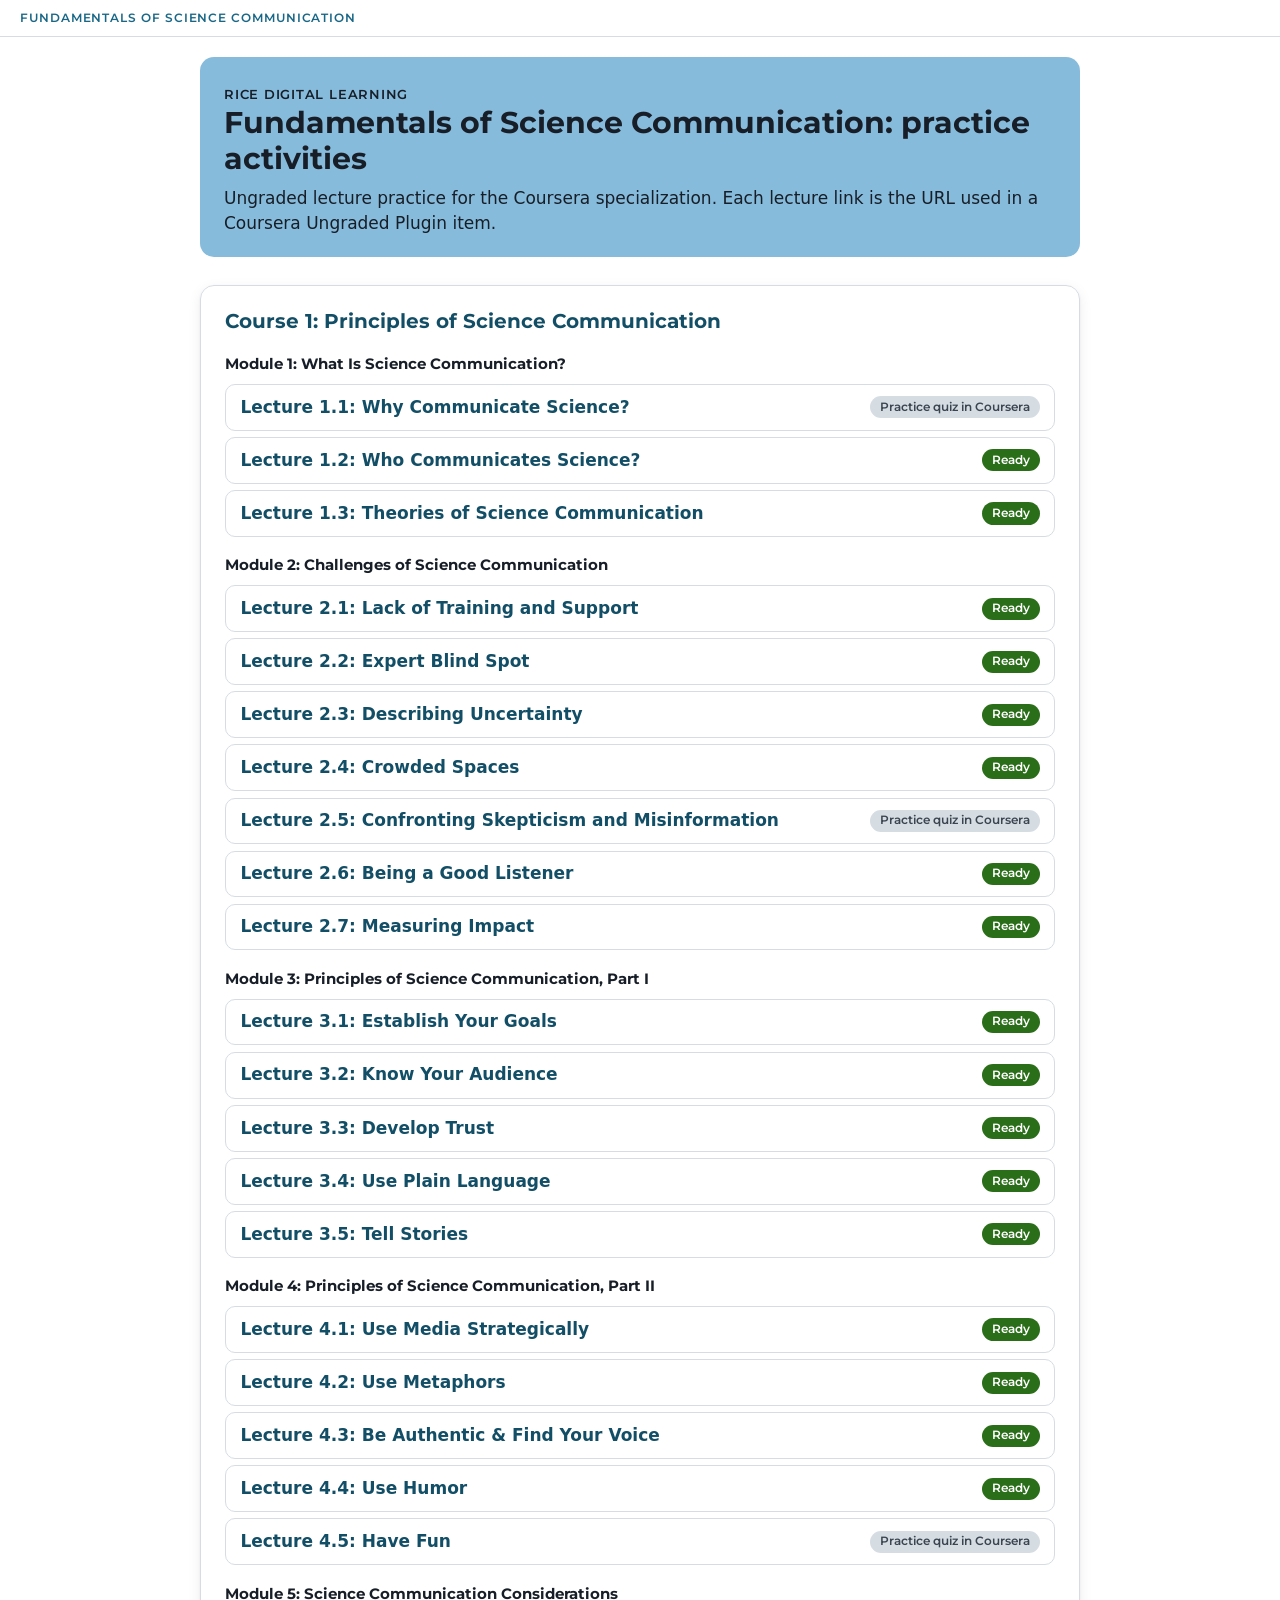
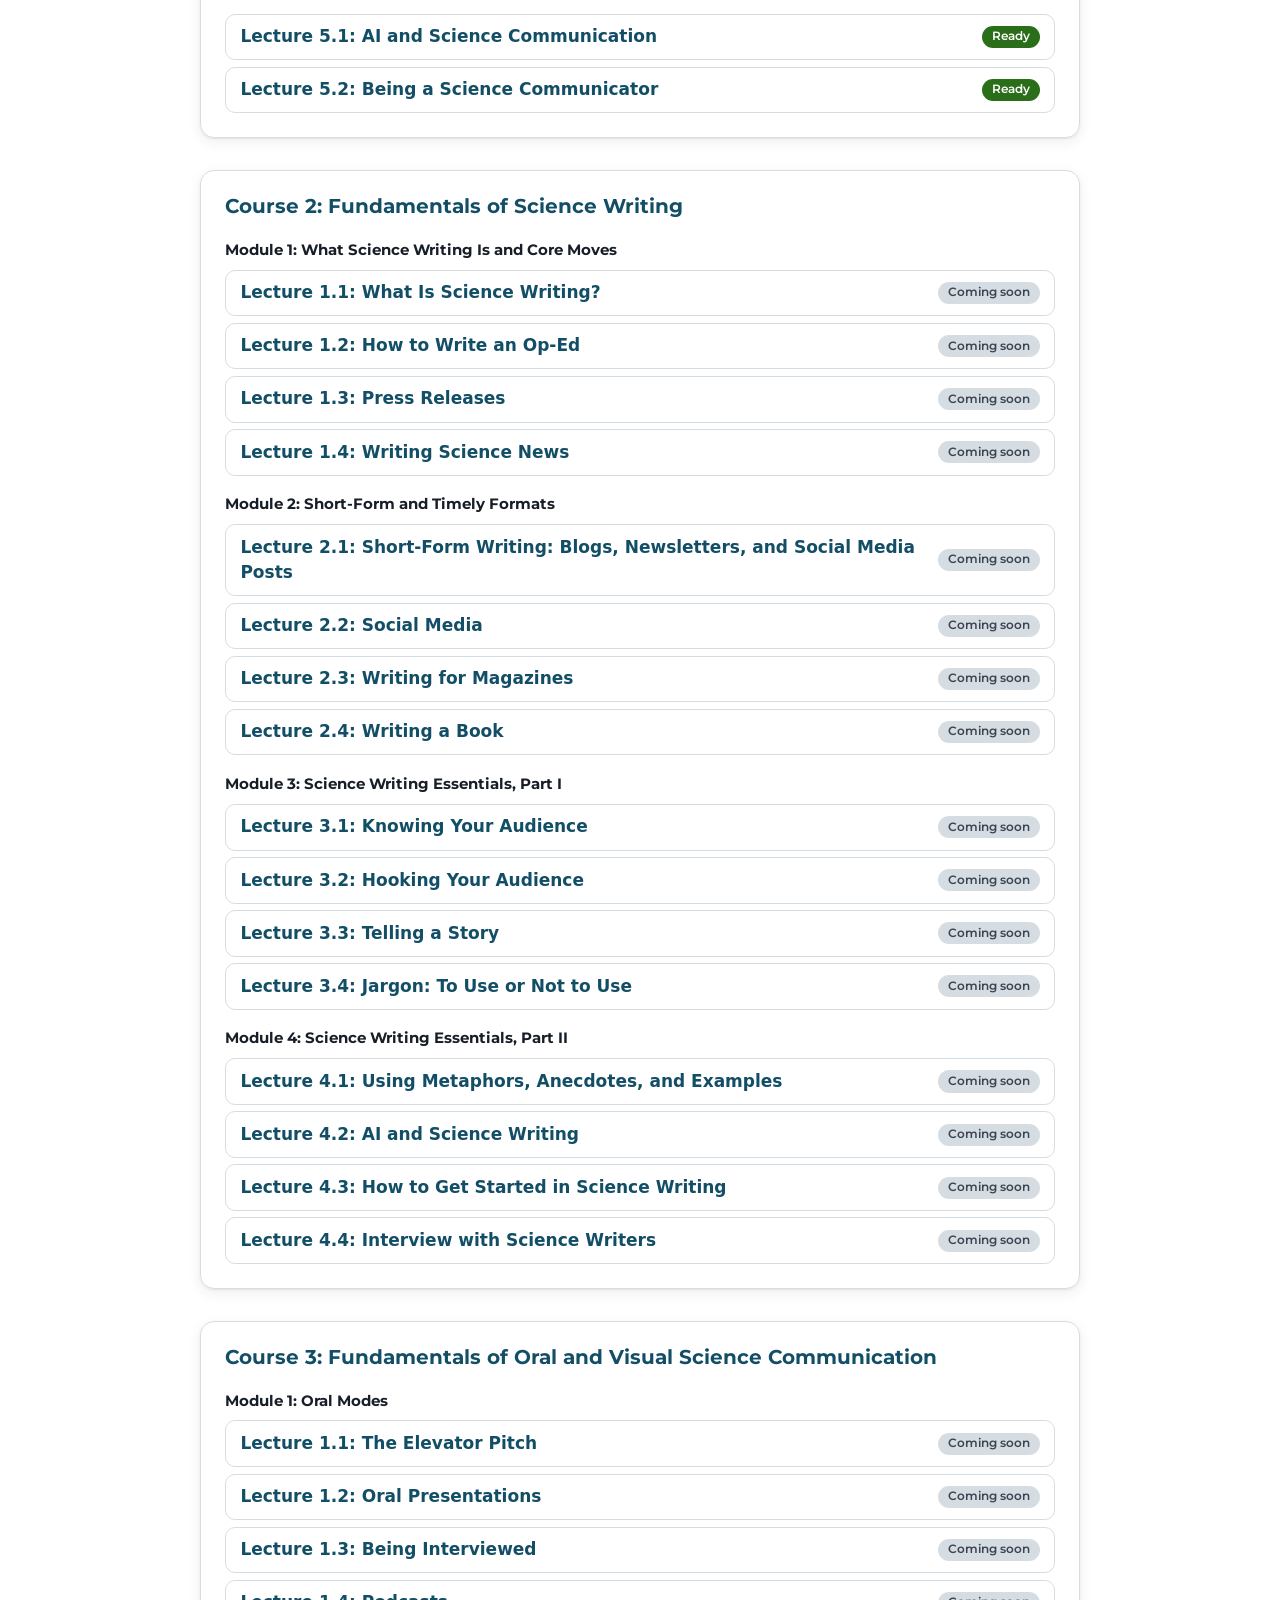
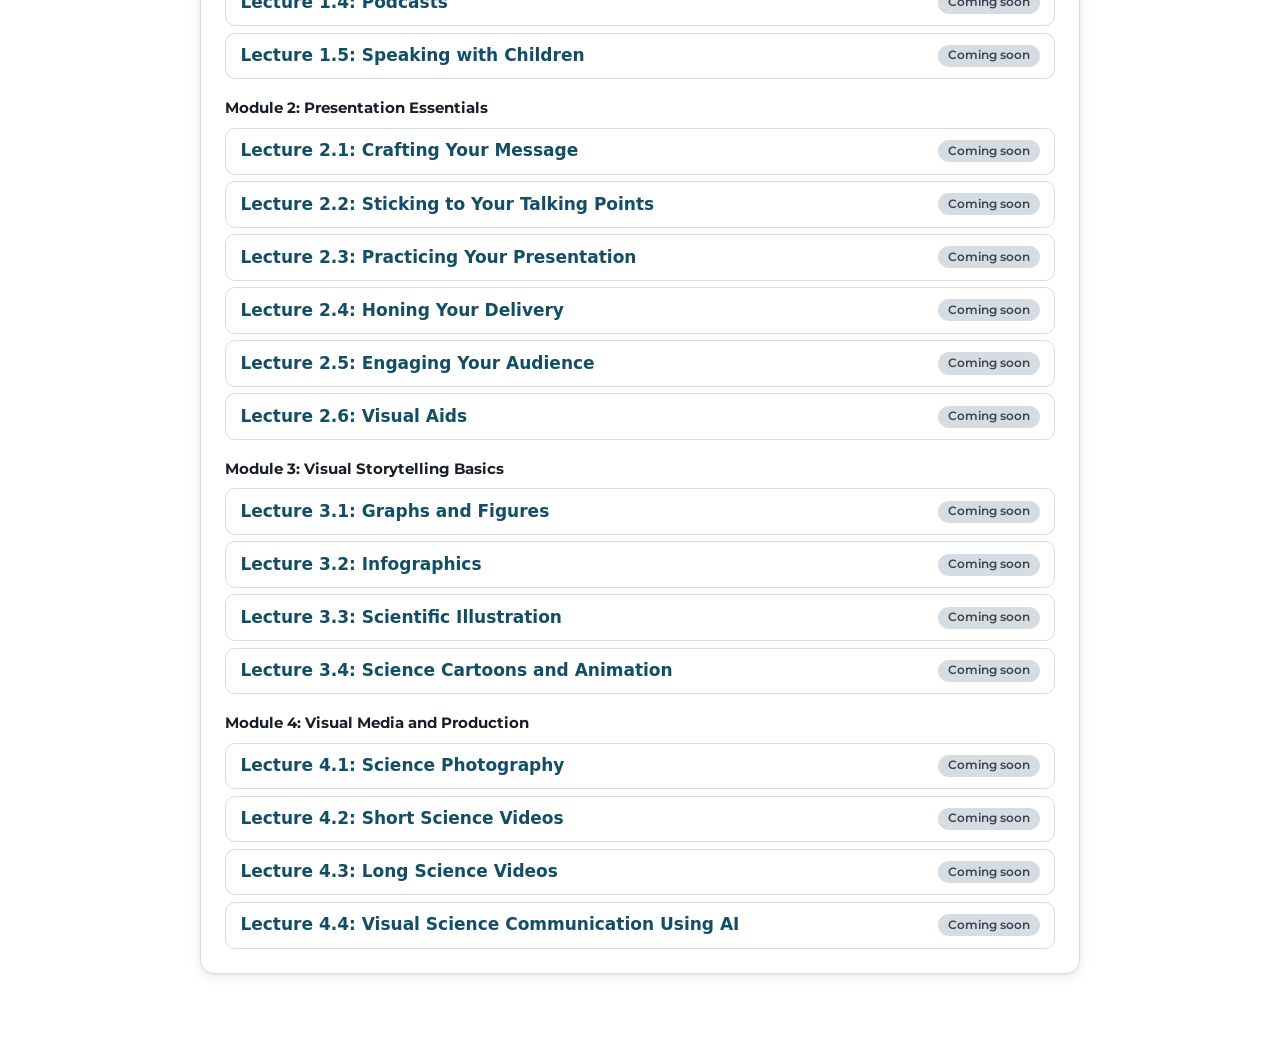
<file: index.html>
<!DOCTYPE html>
<html lang="en">
<head>
  <meta charset="utf-8">
  <meta name="viewport" content="width=device-width, initial-scale=1">
  <title>Fundamentals of Science Communication | Practice activities</title>
  <link rel="preconnect" href="https://fonts.googleapis.com">
  <link rel="preconnect" href="https://fonts.gstatic.com" crossorigin>
  <link rel="stylesheet" href="https://fonts.googleapis.com/css2?family=Montserrat:wght@600;700&display=swap">
  <link rel="stylesheet" href="assets/css/scicomm.css">
</head>
<body>
  <div id="app" data-index></div>
  <noscript>This page needs JavaScript turned on.</noscript>
  <script src="assets/js/catalog.js"></script>
  <script src="assets/js/scicomm.js"></script>
</body>
</html>
</file>
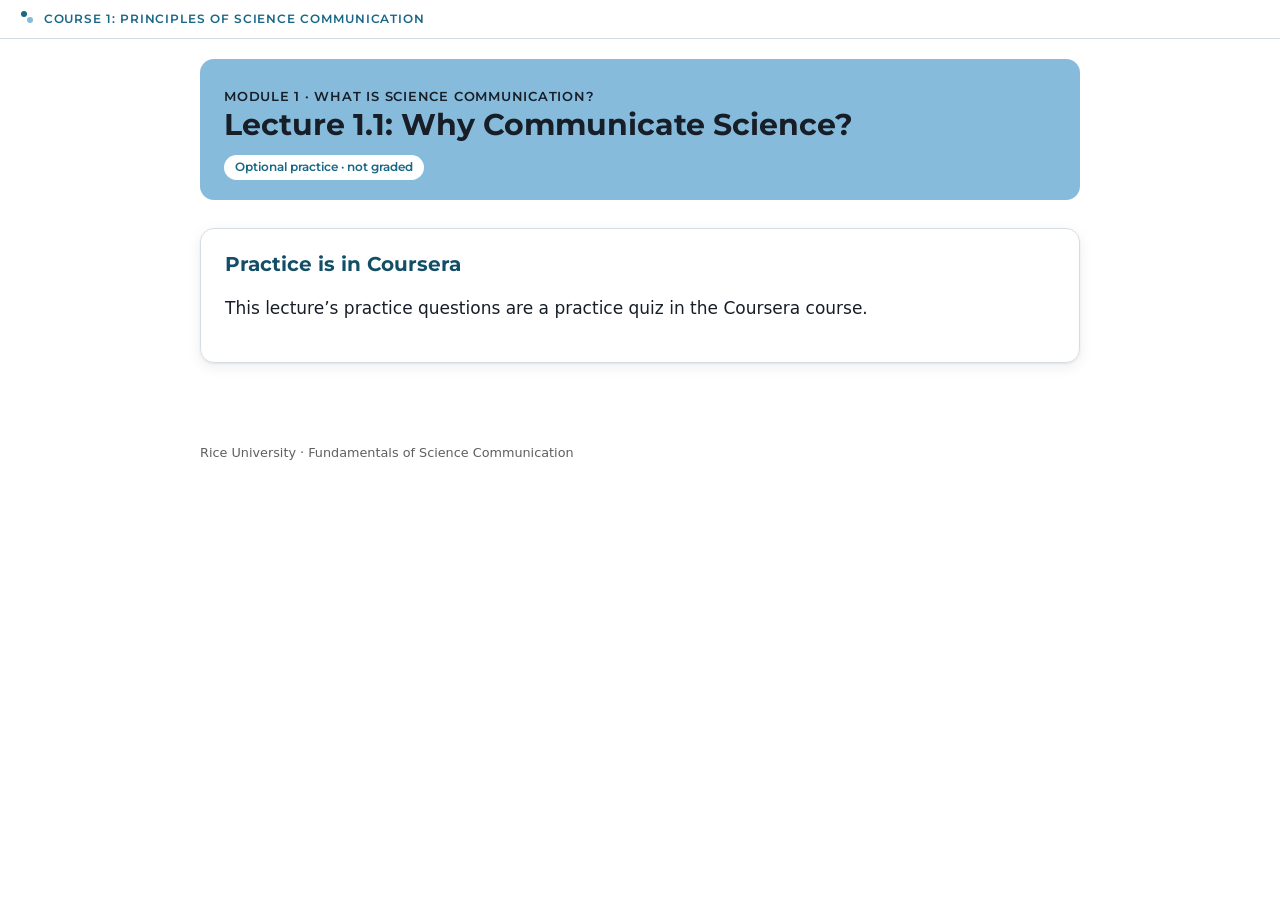
<file: c1/m1/l1-1/index.html>
<!DOCTYPE html>
<html lang="en">
<head>
  <meta charset="utf-8">
  <meta name="viewport" content="width=device-width, initial-scale=1">
  <title>Practice</title>
  <link rel="preconnect" href="https://fonts.googleapis.com">
  <link rel="preconnect" href="https://fonts.gstatic.com" crossorigin>
  <link rel="stylesheet" href="https://fonts.googleapis.com/css2?family=Montserrat:wght@600;700&display=swap">
  <link rel="stylesheet" href="../../../assets/css/scicomm.css">
</head>
<body>
  <div id="app"></div>
  <noscript>This practice activity needs JavaScript turned on.</noscript>
  <script src="../../../assets/js/catalog.js"></script>
  <script src="data.js"></script>
  <script src="../../../assets/js/scicomm.js"></script>
</body>
</html>
</file>
<file: assets/css/scicomm.css>
/* ==========================================================================
   SciComm Interactives — shared stylesheet
   Fundamentals of Science Communication (Rice Digital Learning)
   Palette pulled from the SciComm_C1 lecture decks.
   ========================================================================== */

:root {
  --teal: #196787;
  --teal-dark: #124e66;
  --teal-tint: #e3f0f6;
  --sky: #86bbdb;
  --sky-tint: #eef6fb;
  --ink: #171e27;
  --ink-soft: #3c4450;
  --grey: #5e5f61;
  --line: #d5dde3;
  --orange: #9e3f0c;        /* darkened from #E97132: 6.0:1 on peach */
  --orange-fill: #e97132;
  --peach: #ffecdf;
  --green: #2a6e19;         /* darkened from #4EA72E: 5.9:1 on white, 5.1:1 on green tint */
  --green-fill: #4ea72e;
  --green-tint: #e8f4e2;
  --gold: #ffc000;
  --gold-tint: #fff6d6;
  --white: #ffffff;
  --radius: 14px;
  --radius-pill: 999px;
  --shadow: 0 1px 2px rgba(23, 30, 39, .08), 0 4px 14px rgba(23, 30, 39, .07);
  --font-head: "Montserrat", "Aptos", "Segoe UI", system-ui, sans-serif;
  --font-body: "Aptos", "Segoe UI", system-ui, -apple-system, "Helvetica Neue", Arial, sans-serif;
}

* { box-sizing: border-box; }

html { -webkit-text-size-adjust: 100%; }

body {
  margin: 0;
  font-family: var(--font-body);
  font-size: 17px;
  line-height: 1.5;
  color: var(--ink);
  background: var(--white);
}

.sr-only {
  position: absolute; width: 1px; height: 1px; padding: 0; margin: -1px;
  overflow: hidden; clip: rect(0 0 0 0); white-space: nowrap; border: 0;
}

/* ---------- Page frame ---------- */

.sc-header {
  display: flex; align-items: center; gap: .6rem;
  padding: .6rem 1.25rem;
  border-bottom: 1px solid var(--line);
  font-family: var(--font-head);
  font-size: .72rem; font-weight: 600; letter-spacing: .08em;
  text-transform: uppercase; color: var(--teal);
}
.sc-header svg { flex: none; }

.sc-main { max-width: 920px; margin: 0 auto; padding: 1.25rem 1.25rem 3rem; }

.sc-hero {
  background: var(--sky);
  border-radius: var(--radius);
  padding: 1.25rem 1.5rem;
  margin-bottom: 1.75rem;
}
.sc-eyebrow {
  margin: 0 0 .25rem;
  font-family: var(--font-head); font-size: .8rem; font-weight: 600;
  letter-spacing: .06em; text-transform: uppercase; color: var(--ink);
}
.sc-hero h1 {
  margin: 0;
  font-family: var(--font-head); font-weight: 700;
  font-size: clamp(1.4rem, 3.2vw, 1.9rem); line-height: 1.2;
}
.sc-hero p { margin: .5rem 0 0; color: var(--ink); }

.sc-tag {
  display: inline-block; margin-top: .75rem;
  padding: .2rem .7rem; border-radius: var(--radius-pill);
  background: var(--white); color: var(--teal);
  font-family: var(--font-head); font-size: .75rem; font-weight: 600;
}

/* ---------- Activity block ---------- */

.sc-activity {
  border: 1px solid var(--line);
  border-radius: var(--radius);
  padding: 1.25rem 1.5rem 1.5rem;
  margin-bottom: 2rem;
  box-shadow: var(--shadow);
}
.sc-activity > h2 {
  margin: 0 0 .25rem;
  font-family: var(--font-head); font-size: 1.25rem; font-weight: 700; color: var(--teal-dark);
}
.sc-meta { margin: 0 0 .75rem; font-size: .85rem; color: var(--grey); }
.sc-instructions { margin: 0 0 1rem; }

.sc-toolbar { display: flex; flex-wrap: wrap; gap: .5rem; margin-top: 1rem; }

/* ---------- Buttons ---------- */

.sc-btn {
  font: inherit; font-size: .9rem; font-weight: 600;
  font-family: var(--font-head);
  padding: .5rem 1.1rem; border-radius: var(--radius-pill);
  border: 2px solid var(--teal); background: var(--white); color: var(--teal);
  cursor: pointer;
}
.sc-btn:hover { background: var(--teal-tint); }
.sc-btn--primary { background: var(--teal); color: var(--white); }
.sc-btn--primary:hover { background: var(--teal-dark); border-color: var(--teal-dark); }

:focus-visible {
  outline: 3px solid var(--gold);
  outline-offset: 2px;
}

/* ---------- Sort component ---------- */

.sc-pool-label {
  margin: 0 0 .5rem;
  font-family: var(--font-head); font-size: .8rem; font-weight: 600;
  letter-spacing: .05em; text-transform: uppercase; color: var(--grey);
}

.sc-pool {
  display: grid; gap: .6rem;
  grid-template-columns: repeat(auto-fill, minmax(240px, 1fr));
  min-height: 3rem;
  padding: .75rem; margin-bottom: 1rem;
  background: var(--sky-tint); border-radius: var(--radius);
}
.sc-pool:empty::after {
  content: "All cards sorted.";
  color: var(--grey); font-size: .9rem; align-self: center;
}

.sc-card {
  display: block; width: 100%;
  text-align: left; font: inherit; font-size: .95rem; line-height: 1.4;
  padding: .7rem .85rem;
  background: var(--white); color: var(--ink);
  border: 2px solid var(--line); border-radius: 10px;
  box-shadow: 0 1px 2px rgba(23,30,39,.06);
  cursor: grab;
  touch-action: manipulation;   /* touch = tap-to-select; drag is mouse/pen only */
  user-select: none; -webkit-user-select: none;
}
.sc-card:hover { border-color: var(--sky); }
.sc-card[aria-pressed="true"] {
  border-color: var(--teal);
  background: var(--teal-tint);
  box-shadow: 0 0 0 2px var(--teal);
}
.sc-card.is-wrong { animation: sc-shake .35s; border-color: var(--orange); }
.sc-card.is-dragging { opacity: .35; }

.sc-ghost {
  position: fixed; z-index: 1000; pointer-events: none;
  max-width: 280px; transform: rotate(-2deg);
  box-shadow: 0 10px 28px rgba(23,30,39,.25);
  cursor: grabbing;
}

.sc-bins {
  display: grid; gap: .75rem;
  grid-template-columns: repeat(auto-fit, minmax(230px, 1fr));
}

.sc-bin {
  display: flex; flex-direction: column;
  border: 2px dashed var(--sky); border-radius: var(--radius);
  background: var(--white);
  min-height: 9rem;
  overflow: hidden;
}
.sc-bin.is-target { border-color: var(--teal); background: var(--teal-tint); }
.sc-bin.is-hover { border-style: solid; border-color: var(--teal); background: var(--teal-tint); }

.sc-bin-head {
  display: flex; align-items: center; gap: .55rem;
  width: 100%; margin: 0; padding: .65rem .8rem;
  font: inherit; font-family: var(--font-head); font-size: .9rem; font-weight: 700;
  text-align: left; line-height: 1.3;
  background: var(--teal); color: var(--white);
  border: 0; cursor: pointer;
}
.sc-bin-head:disabled { cursor: default; }
.sc-bin-num {
  flex: none; display: inline-grid; place-items: center;
  width: 1.6rem; height: 1.6rem; border-radius: 50%;
  background: var(--white); color: var(--teal); font-size: .85rem;
}
.sc-bin-hint {
  margin: 0; padding: .35rem .8rem 0;
  font-size: .78rem; color: var(--grey);
}
.sc-bin-list { list-style: none; margin: 0; padding: .6rem; display: grid; gap: .5rem; }

.sc-placed {
  padding: .6rem .7rem;
  border-radius: 10px;
  background: var(--green-tint);
  border-left: 4px solid var(--green-fill);
  font-size: .9rem;
}
.sc-placed-text { margin: 0; font-weight: 600; }
.sc-placed-fb { margin: .3rem 0 0; color: var(--ink-soft); font-size: .85rem; }
.sc-placed-fb::before {
  content: "✓ Correct. ";
  font-weight: 700; color: var(--green);
}

/* ---------- Label (binary choice per item) component ---------- */

.sc-items { list-style: none; margin: 0; padding: 0; display: grid; gap: .9rem; }

.sc-item {
  border: 1px solid var(--line); border-radius: var(--radius);
  padding: .9rem 1rem;
  background: var(--white);
}
.sc-item-text { margin: 0 0 .7rem; }

.sc-choices { display: flex; flex-wrap: wrap; gap: .5rem; border: 0; margin: 0; padding: 0; }
.sc-choices legend { padding: 0; }

.sc-choice {
  font: inherit; font-size: .9rem; font-weight: 600; font-family: var(--font-head);
  padding: .45rem 1rem; border-radius: var(--radius-pill);
  border: 2px solid var(--teal); background: var(--white); color: var(--teal);
  cursor: pointer;
}
.sc-choice:hover:not(:disabled) { background: var(--teal-tint); }
.sc-choice[aria-pressed="true"].is-correct::before { content: "✓ "; }
.sc-choice[aria-pressed="true"].is-wrong::before { content: "✗ "; }
.sc-choice[aria-pressed="true"].is-correct {
  background: var(--green); border-color: var(--green); color: var(--white);
}
.sc-choice[aria-pressed="true"].is-wrong {
  background: var(--peach); border-color: var(--orange); color: var(--orange);
}
.sc-choice:disabled:not([aria-pressed="true"]) { opacity: .6; cursor: default; }

/* ---------- Feedback ---------- */

.sc-feedback {
  margin-top: .75rem; padding: .65rem .85rem;
  border-radius: 10px; font-size: .92rem;
}
.sc-feedback:empty { display: none; }
.sc-pool + .sc-feedback { margin: 0 0 1rem; }
.sc-feedback--correct { background: var(--green-tint); border-left: 4px solid var(--green-fill); }
.sc-feedback--retry   { background: var(--peach);      border-left: 4px solid var(--orange-fill); }
.sc-feedback strong { font-family: var(--font-head); }
.sc-feedback--correct strong { color: var(--green); }
.sc-feedback--retry strong   { color: var(--orange); }

.sc-complete {
  margin-top: 1.25rem; padding: 1rem 1.15rem;
  border-radius: var(--radius);
  background: var(--gold-tint); border: 2px solid var(--gold);
}
.sc-complete[hidden] { display: none; }
.sc-complete h3 {
  margin: 0 0 .35rem;
  font-family: var(--font-head); font-size: 1rem; color: var(--ink);
}
.sc-complete p { margin: 0 0 .4rem; }

/* ---------- Hero row + view switch ---------- */

.sc-hero-row { display: flex; flex-wrap: wrap; align-items: center; gap: .5rem 1rem; margin-top: .75rem; }
.sc-hero-row .sc-tag { margin-top: 0; }
.sc-viewlink { color: var(--ink); font-weight: 600; font-size: .9rem; text-underline-offset: 3px; }

/* ---------- Text version ---------- */

.sc-text-label {
  margin: 1rem 0 .4rem;
  font-family: var(--font-head); font-size: .8rem; font-weight: 600;
  letter-spacing: .05em; text-transform: uppercase; color: var(--grey);
}
.sc-text-list { margin: 0; padding-left: 1.4rem; }
.sc-text-items { margin: 0; padding-left: 1.4rem; display: grid; gap: .8rem; }
.sc-text-items > li > p { margin: 0 0 .35rem; }
.sc-answer {
  border-left: 4px solid var(--sky); background: var(--sky-tint);
  border-radius: 0 10px 10px 0; padding: .4rem .8rem;
}
.sc-answer summary { cursor: pointer; font-weight: 600; color: var(--teal-dark); }
.sc-answer p { margin: .4rem 0 0; font-size: .95rem; }

/* ---------- Landing page ---------- */

.sc-index-module {
  margin: 1.1rem 0 .5rem;
  font-family: var(--font-head); font-size: .95rem; color: var(--ink);
}
.sc-index { list-style: none; padding: 0; margin: 0; display: grid; gap: .4rem; }
.sc-index a {
  display: flex; justify-content: space-between; align-items: center; gap: 1rem;
  padding: .6rem .9rem; border: 1px solid var(--line); border-radius: 10px;
  color: var(--teal-dark); font-weight: 600; text-decoration: none; background: var(--white);
}
.sc-index a:hover { border-color: var(--teal); background: var(--teal-tint); }
.sc-status {
  flex: none; font-size: .72rem; font-family: var(--font-head);
  padding: .15rem .6rem; border-radius: var(--radius-pill);
}
.sc-status.is-ready { background: var(--green); color: var(--white); }
.sc-status.is-todo  { background: var(--line); color: var(--ink-soft); }

@media print {
  .sc-header, .sc-viewlink, .sc-toolbar { display: none; }
  .sc-activity { box-shadow: none; break-inside: avoid; }
  .sc-answer { break-inside: avoid; }
}


/* ---------- Steps (v2) ---------- */

.sc-step + .sc-step { margin-top: 1.5rem; padding-top: 1.25rem; border-top: 1px solid var(--line); }
.sc-step-heading {
  margin: 0 0 .4rem;
  font-family: var(--font-head); font-size: 1.02rem; font-weight: 700; color: var(--ink);
}
.sc-prompt { margin: 0 0 .75rem; font-weight: 600; }
.sc-context {
  margin: 0 0 1rem; padding: .75rem 1rem;
  background: var(--sky-tint); border-left: 4px solid var(--sky); border-radius: 0 10px 10px 0;
}
.sc-context > :first-child { margin-top: 0; }
.sc-context > :last-child { margin-bottom: 0; }
.sc-context blockquote { margin: 0; font-style: italic; }
.sc-context .sc-card-title { font-family: var(--font-head); font-weight: 700; margin: 0 0 .25rem; }
.sc-context .sc-chat {
  display: inline-block; background: var(--white); border: 1px solid var(--line);
  border-radius: 14px 14px 14px 4px; padding: .55rem .8rem; margin-top: .4rem;
}
.sc-fictional {
  display: inline-block; margin-bottom: .4rem; padding: .1rem .55rem; border-radius: var(--radius-pill);
  background: var(--white); color: var(--grey); font-size: .75rem; font-weight: 600;
}

/* choice options */
.sc-options { display: grid; gap: .5rem; }
.sc-option {
  display: flex; gap: .6rem; align-items: flex-start; width: 100%;
  font: inherit; font-size: .95rem; text-align: left; line-height: 1.4;
  padding: .6rem .8rem; border-radius: 10px;
  border: 2px solid var(--line); background: var(--white); color: var(--ink); cursor: pointer;
}
.sc-option:hover:not(:disabled) { border-color: var(--teal); background: var(--teal-tint); }
.sc-option:disabled:not([aria-pressed="true"]) { opacity: .6; cursor: default; }
.sc-option-letter {
  flex: none; display: inline-grid; place-items: center; width: 1.6rem; height: 1.6rem;
  border-radius: 50%; background: var(--teal-tint); color: var(--teal-dark);
  font-family: var(--font-head); font-weight: 700; font-size: .8rem;
}
.sc-option[aria-pressed="true"].is-correct { border-color: var(--green); background: var(--green-tint); }
.sc-option[aria-pressed="true"].is-correct .sc-option-text::before { content: "✓ "; color: var(--green); font-weight: 700; }
.sc-option[aria-pressed="true"].is-wrong { border-color: var(--orange-fill); background: var(--peach); }
.sc-option[aria-pressed="true"].is-wrong .sc-option-text::before { content: "✗ "; color: var(--orange); font-weight: 700; }

/* dropdowns */
.sc-select {
  font: inherit; font-size: .95rem; padding: .4rem 2rem .4rem .6rem; max-width: 100%;
  border: 2px solid var(--teal); border-radius: 8px; background: var(--white); color: var(--ink);
}
.sc-select--inline { margin: .15rem .25rem; }
.sc-select.is-correct { border-color: var(--green); background: var(--green-tint); color: var(--ink); opacity: 1; }
.sc-select.is-wrong { border-color: var(--orange-fill); background: var(--peach); }
.sc-match-row { display: flex; flex-wrap: wrap; align-items: center; gap: .5rem; margin-top: .5rem; }
.sc-match-label { font-size: .85rem; font-weight: 600; color: var(--grey); }
.sc-match .sc-item-text { margin: 0; }
.sc-fill { line-height: 2.2; margin: 0; }
.sc-fill-fbs .sc-feedback { margin-top: .5rem; }

/* click-to-highlight and click-to-revise passages */
.sc-passage { line-height: 2; margin: 0 0 .5rem; padding: .75rem 1rem; background: var(--white); border: 1px solid var(--line); border-radius: 10px; }
.sc-passage--block p { margin: 0 0 .4rem; }
.sc-passage--block p:last-child { margin-bottom: 0; }
.sc-phrase, .sc-target {
  font: inherit; line-height: 1.5; padding: .05rem .3rem; margin: 0 .1rem;
  background: var(--gold-tint); color: var(--ink);
  border: 0; border-bottom: 2px dashed var(--teal); border-radius: 4px; cursor: pointer; text-align: left;
}
.sc-phrase:hover, .sc-target:hover:not(:disabled) { background: var(--teal-tint); }
.sc-phrase.is-found { background: var(--green-tint); border-bottom: 2px solid var(--green); cursor: default; }
.sc-phrase.is-found::before { content: "✓ "; color: var(--green); font-weight: 700; }
.sc-phrase.is-wrong { animation: sc-shake .35s; border-bottom-color: var(--orange-fill); }
.sc-target[aria-expanded="true"] { outline: 2px solid var(--teal); }
.sc-target.is-revised { background: var(--green-tint); border-bottom: 2px solid var(--green); cursor: default; }
.sc-target.is-revised::before { content: "✓ "; color: var(--green); font-weight: 700; }
.sc-revise-panel { margin-top: .75rem; padding: .75rem; border: 1px solid var(--line); border-radius: 10px; background: var(--sky-tint); }
.sc-revise-label { margin: 0 0 .5rem; font-weight: 600; }

/* select all that apply */
.sc-multi { border: 0; margin: 0; padding: 0; display: grid; gap: .5rem; }
.sc-multi-row {
  display: grid; grid-template-columns: auto 1fr; gap: .2rem .6rem; align-items: start;
  padding: .55rem .75rem; border: 1px solid var(--line); border-radius: 10px;
}
.sc-multi-row input { width: 1.2rem; height: 1.2rem; margin-top: .15rem; accent-color: var(--teal); }
.sc-multi-fb { grid-column: 2; margin: 0; font-size: .88rem; color: var(--ink-soft); }
.sc-multi-fb.is-should::before { content: "✓ "; color: var(--green); font-weight: 700; }
.sc-multi-fb.is-shouldnt::before { content: "✗ "; color: var(--orange); font-weight: 700; }

/* number entry */
.sc-number {
  font: inherit; width: 6rem; padding: .35rem .5rem;
  border: 2px solid var(--teal); border-radius: 8px;
}
.sc-number.is-correct { border-color: var(--green); background: var(--green-tint); }
.sc-number.is-wrong { border-color: var(--orange-fill); }

/* reveals */
.sc-reveal {
  margin-top: 1rem; padding: .85rem 1rem; border-radius: 10px;
  background: var(--teal-tint); border-left: 4px solid var(--teal);
}
.sc-reveal[hidden] { display: none; }
.sc-reveal > div > :first-child { margin-top: 0; }
.sc-reveal > div > :last-child { margin-bottom: 0; }
.sc-reveal blockquote { margin: .4rem 0; padding-left: .8rem; border-left: 3px solid var(--sky); }
.sc-grid { margin: 0 0 .6rem; }
.sc-grid figcaption { font-size: .85rem; color: var(--ink-soft); margin-top: .35rem; }
.sc-complete div > :first-child { margin-top: 0; }
.sc-complete div > :last-child { margin-bottom: 0; }

/* figures and side-by-side layout */
.sc-figure { margin: 0 0 1rem; }
.sc-figure figure { margin: 0; }
.sc-figure img { display: block; max-width: 100%; height: auto; border-radius: 10px; }
.sc-figure figcaption { font-size: .85rem; color: var(--ink-soft); margin-top: .35rem; }
.sc-flow { display: flex; align-items: center; justify-content: center; gap: .75rem; flex-wrap: wrap;
  padding: .75rem; background: var(--sky-tint); border-radius: 10px; }
.sc-flow img { width: 72px; height: auto; border-radius: 0; }
.sc-flow-label { display: block; text-align: center; font-size: .8rem; font-weight: 600; color: var(--ink-soft); }
.sc-flow-arrow { font-size: 1.6rem; color: var(--teal); }
.sc-side { display: grid; gap: 1rem; }
.sc-side > .sc-context { margin: 0; }
@media (min-width: 760px) { .sc-side { grid-template-columns: 1fr 1fr; align-items: start; } }

/* text version extras */
.sc-text-sentence { margin: .25rem 0 .5rem; }
.sc-text-opts { font-size: .9rem; color: var(--ink-soft); }
.sc-text-other { font-size: .9rem; color: var(--ink-soft); }

/* ---------- Footer ---------- */

.sc-footer {
  max-width: 920px; margin: 0 auto; padding: 0 1.25rem 2rem;
  font-size: .8rem; color: var(--grey);
}

/* ---------- Motion ---------- */

@keyframes sc-shake {
  0%, 100% { transform: translateX(0); }
  25% { transform: translateX(-5px); }
  75% { transform: translateX(5px); }
}

@media (prefers-reduced-motion: reduce) {
  .sc-card.is-wrong { animation: none; }
  .sc-ghost { transform: none; }
}

@media (max-width: 560px) {
  body { font-size: 16px; }
  .sc-main { padding: 1rem .85rem 2rem; }
  .sc-activity { padding: 1rem; }
  .sc-hero { padding: 1rem 1.1rem; }
}
.sc-cards { display: flex; justify-content: center; gap: 1rem; flex-wrap: wrap; }
.sc-cards img { width: 200px; max-width: 45%; height: auto; border-radius: 0; }

/* two-position dial (4.4) */
.sc-dial-row { display: flex; gap: 1rem; align-items: center; justify-content: space-between; }
.sc-dial-row .sc-item-text { flex: 1 1 auto; }
.sc-dial { flex: 0 0 160px; }
.sc-dial svg { width: 160px; height: auto; display: block; font-family: Inter, Arial, sans-serif; }
.sc-dial-needle { transform-box: view-box; transform-origin: 100px 100px; transition: transform .6s ease; }
@media (prefers-reduced-motion: reduce) { .sc-dial-needle { transition: none; } }
@media (max-width: 520px) { .sc-dial-row { flex-direction: column; align-items: stretch; } .sc-dial { align-self: center; } }
</file>
